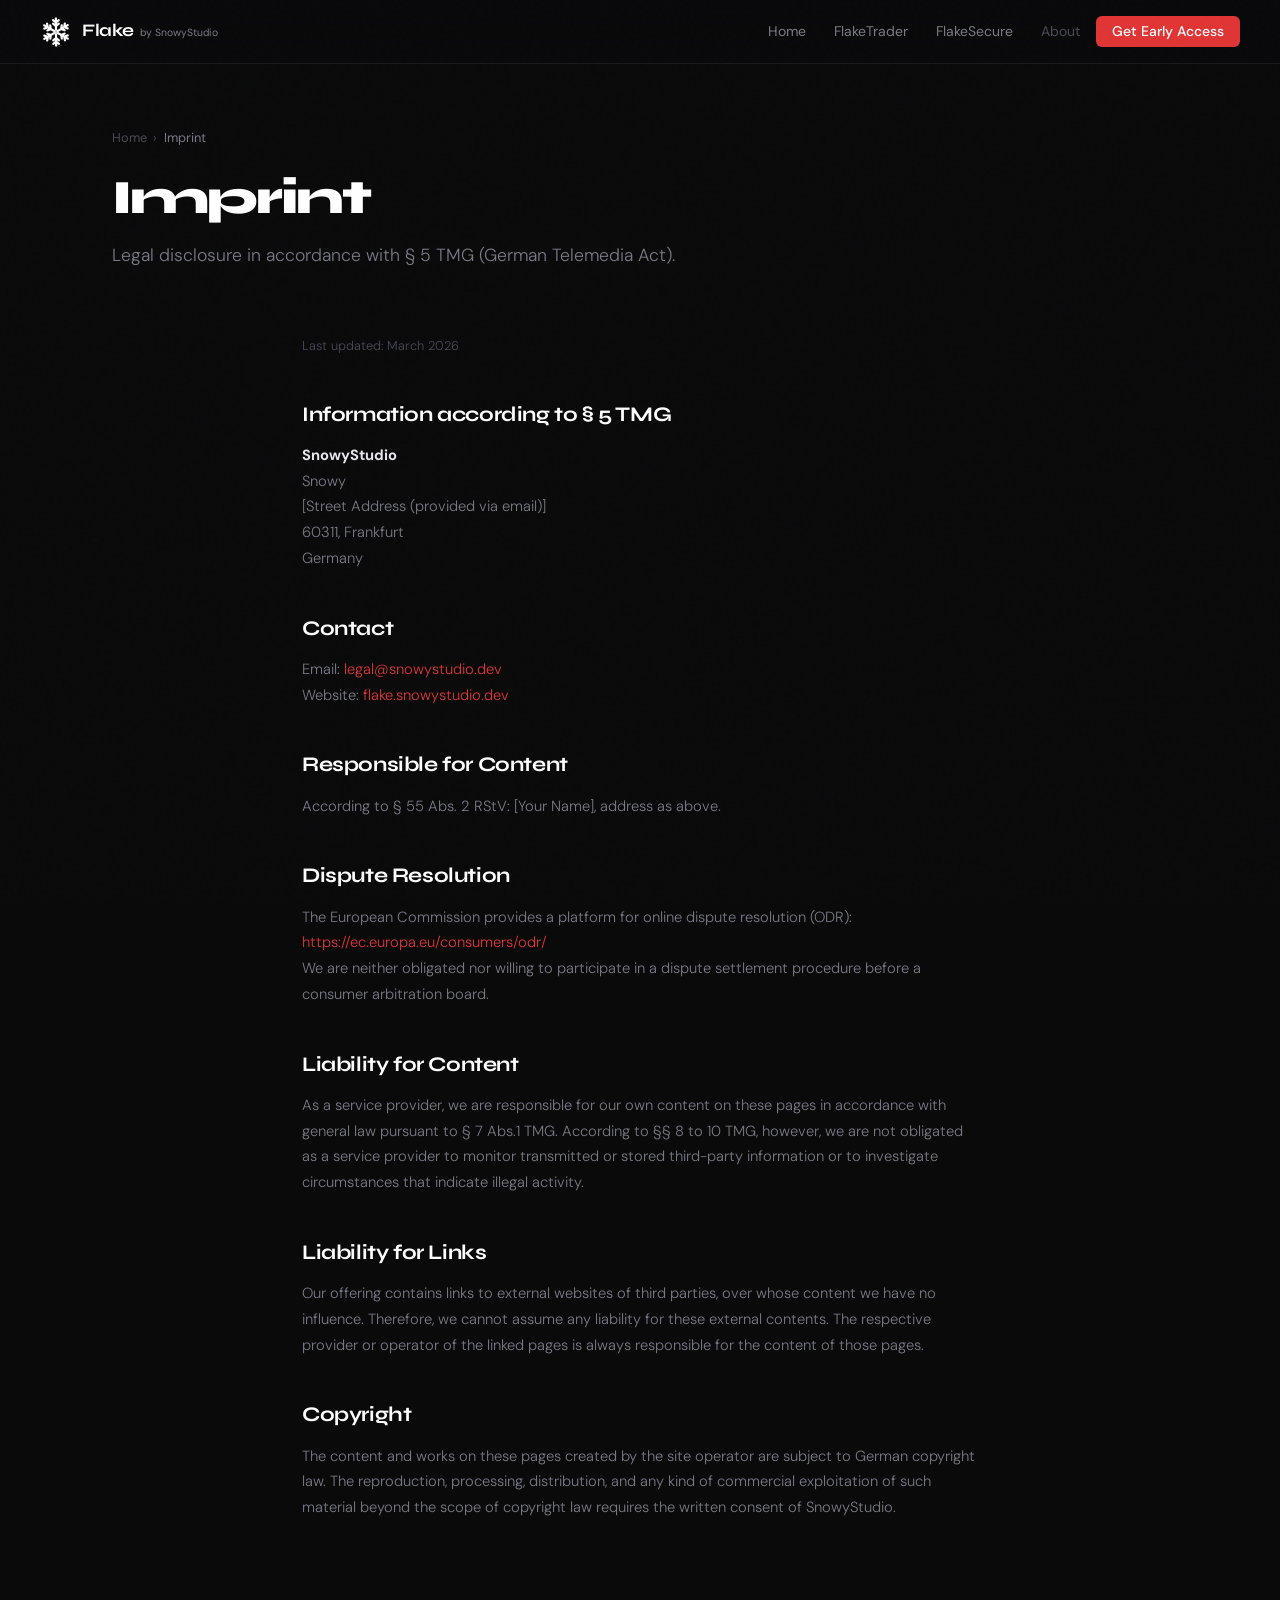
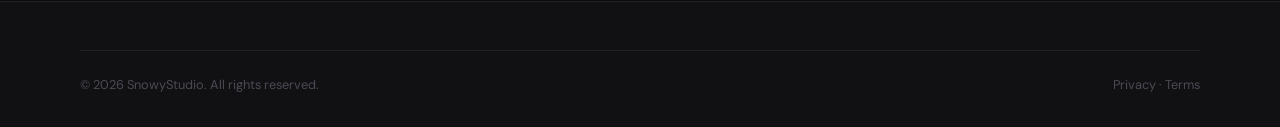
<file: src/imprint/index.html>
<!doctype html>
<html lang="en">
  <head>
    <meta charset="UTF-8" />
    <meta name="viewport" content="width=device-width, initial-scale=1.0" />
    <title>Flake — by SnowyStudio</title>
    <meta property="og:title" content="Flake | Imprint" />
    <meta
      property="og:description"
      content="Flake by SnowyStudio is a project with various products, all of which are free to use and have a high security standard."
    />
    <meta
      property="og:image"
      content="https://flake.snowystudio.dev/img/Flake.png"
    />
    <meta property="og:url" content="https://flake.snowystudio.dev/imprint" />
    <meta property="og:type" content="website" />
    <base href="../" />
    <link rel="preconnect" href="https://fonts.googleapis.com" />
    <link rel="preconnect" href="https://fonts.gstatic.com" crossorigin />
    <link
      href="https://fonts.googleapis.com/css2?family=Syne:wght@400;500;600;700;800&family=DM+Sans:ital,opsz,wght@0,9..40,300;0,9..40,400;0,9..40,500;1,9..40,300&display=swap"
      rel="stylesheet"
    />
    <link rel="stylesheet" href="./css/style.css" />
    <link rel="shortcut icon" href="./img/Flake.png" type="image/x-icon" />
  </head>
  <body>
    <!-- ═══════════════════════════════════════ NAV ═══════════════════════════════════════ -->
    <nav>
      <a class="nav-logo" onclick="showPage('home')">
        <div class="nav-logo-icon">
          <img src="./img/Flake.png" alt="Icon" class="icon" />
        </div>
        <div>
          <span class="nav-logo-text">Flake</span>
          <span class="nav-logo-sub"> by SnowyStudio</span>
        </div>
      </a>
      <ul class="nav-links">
        <li><a onclick="showPage('home')" id="nav-home">Home</a></li>
        <li><a onclick="showPage('trader')" id="nav-trader">FlakeTrader</a></li>
        <li><a onclick="showPage('secure')" id="nav-secure">FlakeSecure</a></li>
        <li>
          <a
            onclick="showPage('home')"
            id="nav-about"
            style="color: var(--text-dim)"
            >About</a
          >
        </li>
        <li>
          <a onclick="showPage('secure')" class="nav-cta">Get Early Access</a>
        </li>
      </ul>
      <button class="nav-menu-toggle" onclick="toggleMobile()">
        <svg width="22" height="22" viewBox="0 0 22 22" fill="none">
          <path
            d="M3 6h16M3 11h16M3 16h16"
            stroke="currentColor"
            stroke-width="1.8"
            stroke-linecap="round"
          />
        </svg>
      </button>
    </nav>

    <!-- ═══════════════════════════ PAGE: IMPRINT ═══════════════════════════ -->
    <div class="page" id="page-imprint">
      <div class="inner-hero" style="padding-bottom: 2rem">
        <div class="breadcrumb">
          <span onclick="showPage('home')">Home</span> ›
          <span style="color: var(--text-muted)">Imprint</span>
        </div>
        <h1 style="font-size: clamp(1.8rem, 4vw, 3rem)">Imprint</h1>
        <p>
          Legal disclosure in accordance with § 5 TMG (German Telemedia Act).
        </p>
      </div>
      <div class="prose">
        <p class="last-updated">Last updated: March 2026</p>
        <h2>Information according to § 5 TMG</h2>
        <p>
          <strong style="color: var(--text)">SnowyStudio</strong><br />
          Snowy<br />
          [Street Address (provided via email)]<br />
          60311, Frankfurt<br />
          Germany
        </p>
        <h2>Contact</h2>
        <p>
          Email: <a href="mailto:legal@snowystudio.dev">legal@snowystudio.dev</a
          ><br />
          Website: <a href="#">flake.snowystudio.dev</a>
        </p>
        <h2>Responsible for Content</h2>
        <p>According to § 55 Abs. 2 RStV: [Your Name], address as above.</p>
        <h2>Dispute Resolution</h2>
        <p>
          The European Commission provides a platform for online dispute
          resolution (ODR):
          <a href="https://ec.europa.eu/consumers/odr/" target="_blank"
            >https://ec.europa.eu/consumers/odr/</a
          >
        </p>
        <p>
          We are neither obligated nor willing to participate in a dispute
          settlement procedure before a consumer arbitration board.
        </p>
        <h2>Liability for Content</h2>
        <p>
          As a service provider, we are responsible for our own content on these
          pages in accordance with general law pursuant to § 7 Abs.1 TMG.
          According to §§ 8 to 10 TMG, however, we are not obligated as a
          service provider to monitor transmitted or stored third-party
          information or to investigate circumstances that indicate illegal
          activity.
        </p>
        <h2>Liability for Links</h2>
        <p>
          Our offering contains links to external websites of third parties,
          over whose content we have no influence. Therefore, we cannot assume
          any liability for these external contents. The respective provider or
          operator of the linked pages is always responsible for the content of
          those pages.
        </p>
        <h2>Copyright</h2>
        <p>
          The content and works on these pages created by the site operator are
          subject to German copyright law. The reproduction, processing,
          distribution, and any kind of commercial exploitation of such material
          beyond the scope of copyright law requires the written consent of
          SnowyStudio.
        </p>
      </div>

      <footer>
        <div class="footer-inner">
          <div
            class="footer-bottom"
            style="padding-top: 1.5rem; border-top: 1px solid var(--border)"
          >
            <span>© 2026 SnowyStudio. All rights reserved.</span
            ><span
              ><a
                onclick="showPage('privacy')"
                style="
                  color: var(--text-dim);
                  cursor: pointer;
                  text-decoration: none;
                "
                >Privacy</a
              >
              ·
              <a
                onclick="showPage('terms')"
                style="
                  color: var(--text-dim);
                  cursor: pointer;
                  text-decoration: none;
                "
                >Terms</a
              ></span
            >
          </div>
        </div>
      </footer>
    </div>

    <script>
      function showPage(name) {
        window.location.href = `../index.html?site=${name}`;
      }
      // ── PAGE ROUTING ──
      function initPage(name) {
        document
          .querySelectorAll(".page")
          .forEach((p) => p.classList.remove("active"));
        document.getElementById("page-" + name).classList.add("active");
        window.scrollTo(0, 0);
        // update nav active state
        document
          .querySelectorAll(".nav-links a")
          .forEach((a) => a.classList.remove("active"));
        const map = {
          home: "nav-home",
          trader: "nav-trader",
          secure: "nav-secure",
        };
        if (map[name])
          document.getElementById(map[name])?.classList.add("active");
      }

      initPage("imprint");

      // ── TYPEWRITER ──
      const words = [
        "Powerful.",
        "Intuitive.",
        "Risk-Free.",
        "Real-Time.",
        "Smart.",
        "Yours.",
      ];
      let current = 0;
      function rotateWord() {
        const prev = document.getElementById("word-" + current);
        prev.classList.remove("visible");
        current = (current + 1) % words.length;
        const next = document.getElementById("word-" + current);
        next.classList.add("visible");
      }
      setInterval(rotateWord, 2200);

      // ── MOBILE MENU ──
      let mobileOpen = false;
      function toggleMobile() {
        const links = document.querySelector(".nav-links");
        mobileOpen = !mobileOpen;
        links.style.display = mobileOpen ? "flex" : "";
        if (mobileOpen) {
          links.style.flexDirection = "column";
          links.style.position = "fixed";
          links.style.top = "64px";
          links.style.left = "0";
          links.style.right = "0";
          links.style.background = "rgba(10,10,11,0.97)";
          links.style.padding = "1rem 2rem 2rem";
          links.style.borderBottom = "1px solid var(--border)";
          links.style.zIndex = "999";
        } else {
          links.style = "";
        }
      }

      // Close mobile menu on page change
      const origShowPage = showPage;
      window.showPage = function (name) {
        origShowPage(name);
        if (mobileOpen) toggleMobile();
      };
    </script>
  </body>
</html>
</file>
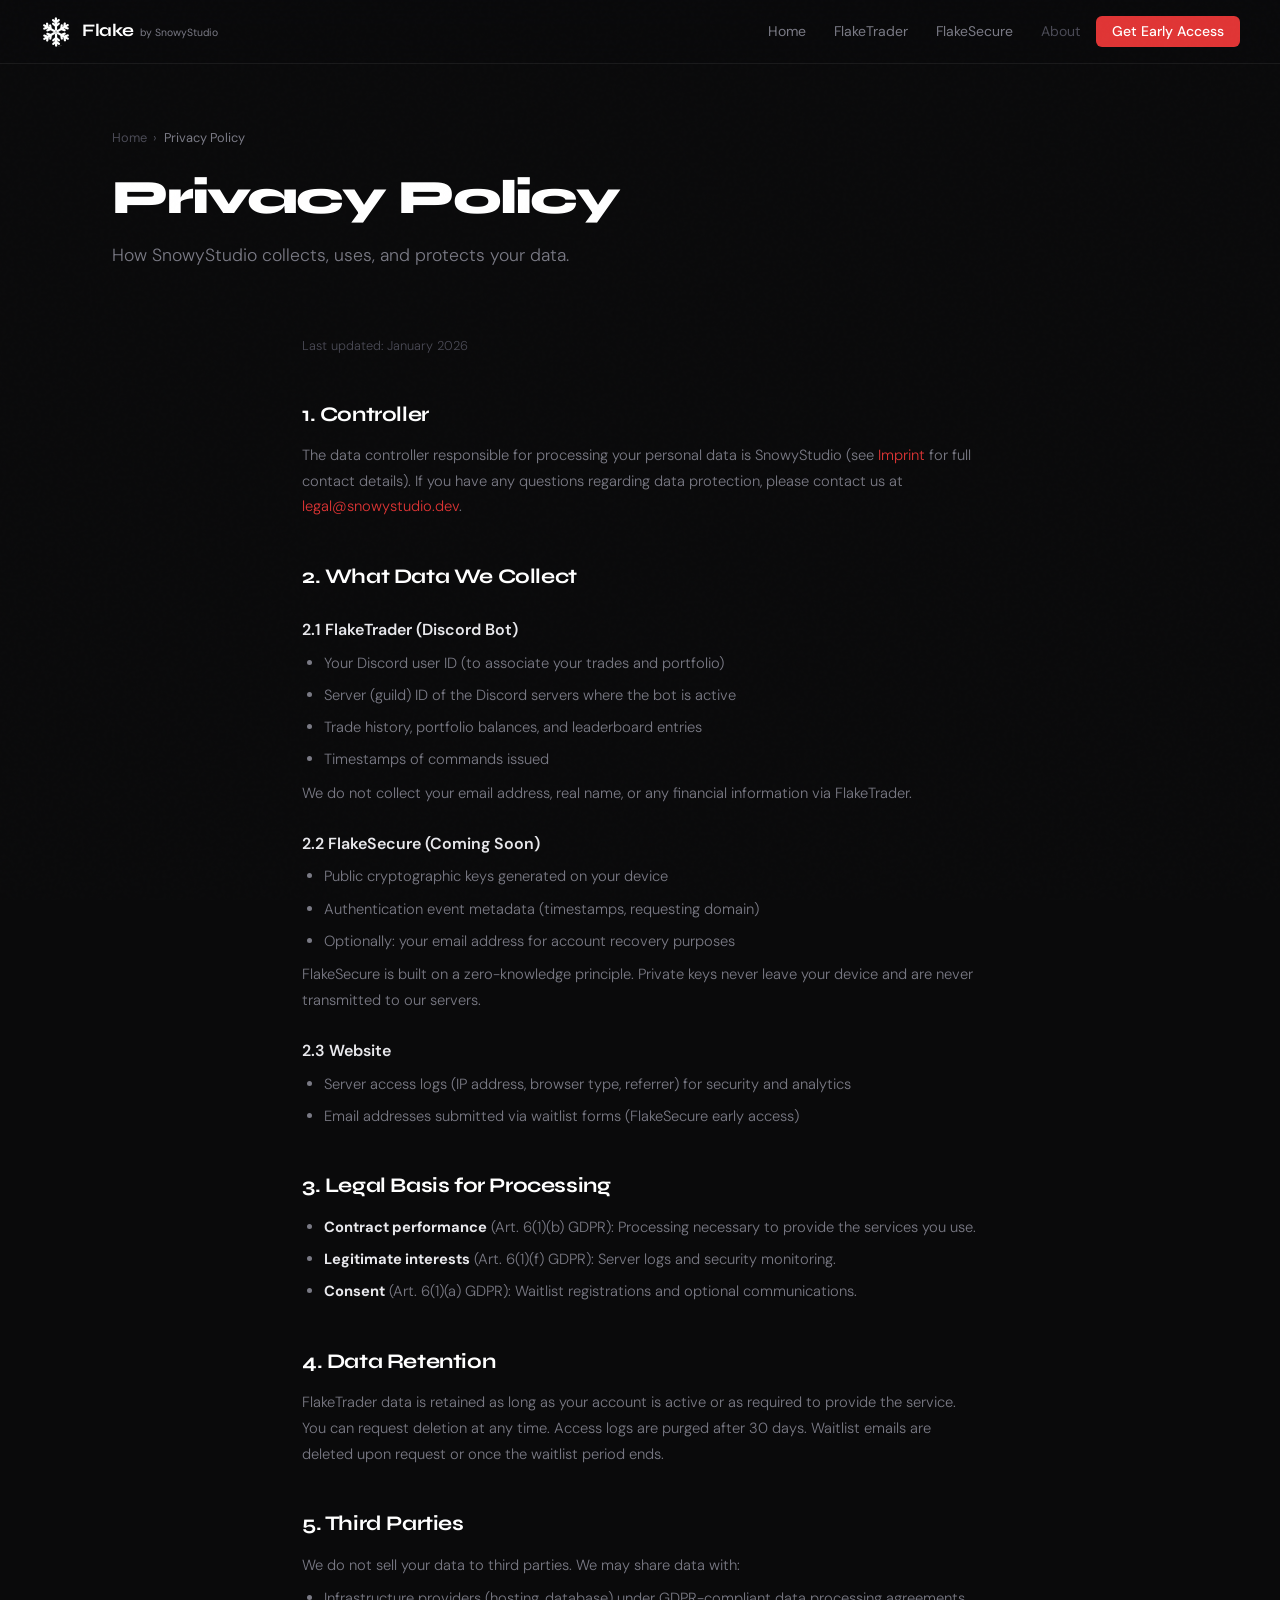
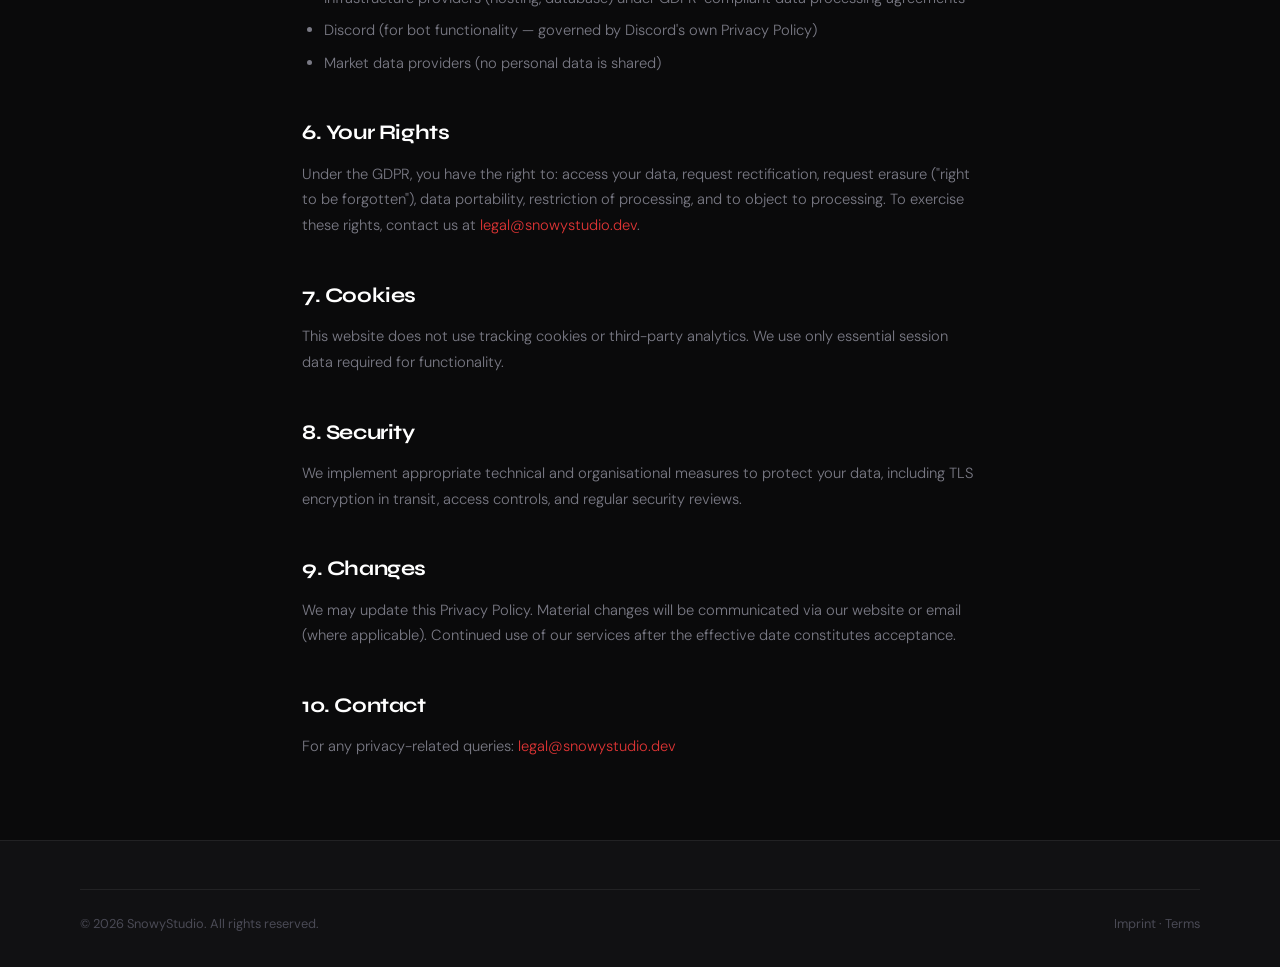
<file: src/privacy/index.html>
<!doctype html>
<html lang="en">
  <head>
    <meta charset="UTF-8" />
    <meta name="viewport" content="width=device-width, initial-scale=1.0" />
    <title>Flake — by SnowyStudio</title>
    <meta property="og:title" content="Flake | Privacy" />
    <meta
      property="og:description"
      content="Flake by SnowyStudio is a project with various products, all of which are free to use and have a high security standard."
    />
    <meta
      property="og:image"
      content="https://flake.snowystudio.dev/img/Flake.png"
    />
    <meta property="og:url" content="https://flake.snowystudio.dev/privacy" />
    <meta property="og:type" content="website" />
    <base href="../" />
    <link rel="preconnect" href="https://fonts.googleapis.com" />
    <link rel="preconnect" href="https://fonts.gstatic.com" crossorigin />
    <link
      href="https://fonts.googleapis.com/css2?family=Syne:wght@400;500;600;700;800&family=DM+Sans:ital,opsz,wght@0,9..40,300;0,9..40,400;0,9..40,500;1,9..40,300&display=swap"
      rel="stylesheet"
    />
    <link rel="stylesheet" href="./css/style.css" />
    <link rel="shortcut icon" href="./img/Flake.png" type="image/x-icon" />
  </head>
  <body>
    <!-- ═══════════════════════════════════════ NAV ═══════════════════════════════════════ -->
    <nav>
      <a class="nav-logo" onclick="showPage('home')">
        <div class="nav-logo-icon">
          <img src="./img/Flake.png" alt="Icon" class="icon" />
        </div>
        <div>
          <span class="nav-logo-text">Flake</span>
          <span class="nav-logo-sub"> by SnowyStudio</span>
        </div>
      </a>
      <ul class="nav-links">
        <li><a onclick="showPage('home')" id="nav-home">Home</a></li>
        <li><a onclick="showPage('trader')" id="nav-trader">FlakeTrader</a></li>
        <li><a onclick="showPage('secure')" id="nav-secure">FlakeSecure</a></li>
        <li>
          <a
            onclick="showPage('home')"
            id="nav-about"
            style="color: var(--text-dim)"
            >About</a
          >
        </li>
        <li>
          <a onclick="showPage('secure')" class="nav-cta">Get Early Access</a>
        </li>
      </ul>
      <button class="nav-menu-toggle" onclick="toggleMobile()">
        <svg width="22" height="22" viewBox="0 0 22 22" fill="none">
          <path
            d="M3 6h16M3 11h16M3 16h16"
            stroke="currentColor"
            stroke-width="1.8"
            stroke-linecap="round"
          />
        </svg>
      </button>
    </nav>

    <!-- ═══════════════════════════ PAGE: PRIVACY ═══════════════════════════ -->
    <div class="page" id="page-privacy">
      <div class="inner-hero" style="padding-bottom: 2rem">
        <div class="breadcrumb">
          <span onclick="showPage('home')">Home</span> ›
          <span style="color: var(--text-muted)">Privacy Policy</span>
        </div>
        <h1 style="font-size: clamp(1.8rem, 4vw, 3rem)">Privacy Policy</h1>
        <p>How SnowyStudio collects, uses, and protects your data.</p>
      </div>
      <div class="prose">
        <p class="last-updated">Last updated: January 2026</p>
        <h2>1. Controller</h2>
        <p>
          The data controller responsible for processing your personal data is
          SnowyStudio (see
          <a onclick="showPage('imprint')" style="cursor: pointer">Imprint</a>
          for full contact details). If you have any questions regarding data
          protection, please contact us at
          <a href="mailto:legal@snowystudio.dev">legal@snowystudio.dev</a>.
        </p>
        <h2>2. What Data We Collect</h2>
        <h3>2.1 FlakeTrader (Discord Bot)</h3>
        <ul>
          <li>Your Discord user ID (to associate your trades and portfolio)</li>
          <li>
            Server (guild) ID of the Discord servers where the bot is active
          </li>
          <li>Trade history, portfolio balances, and leaderboard entries</li>
          <li>Timestamps of commands issued</li>
        </ul>
        <p>
          We do not collect your email address, real name, or any financial
          information via FlakeTrader.
        </p>
        <h3>2.2 FlakeSecure (Coming Soon)</h3>
        <ul>
          <li>Public cryptographic keys generated on your device</li>
          <li>Authentication event metadata (timestamps, requesting domain)</li>
          <li>Optionally: your email address for account recovery purposes</li>
        </ul>
        <p>
          FlakeSecure is built on a zero-knowledge principle. Private keys never
          leave your device and are never transmitted to our servers.
        </p>
        <h3>2.3 Website</h3>
        <ul>
          <li>
            Server access logs (IP address, browser type, referrer) for security
            and analytics
          </li>
          <li>
            Email addresses submitted via waitlist forms (FlakeSecure early
            access)
          </li>
        </ul>
        <h2>3. Legal Basis for Processing</h2>
        <ul>
          <li>
            <strong style="color: var(--text)">Contract performance</strong>
            (Art. 6(1)(b) GDPR): Processing necessary to provide the services
            you use.
          </li>
          <li>
            <strong style="color: var(--text)">Legitimate interests</strong>
            (Art. 6(1)(f) GDPR): Server logs and security monitoring.
          </li>
          <li>
            <strong style="color: var(--text)">Consent</strong> (Art. 6(1)(a)
            GDPR): Waitlist registrations and optional communications.
          </li>
        </ul>
        <h2>4. Data Retention</h2>
        <p>
          FlakeTrader data is retained as long as your account is active or as
          required to provide the service. You can request deletion at any time.
          Access logs are purged after 30 days. Waitlist emails are deleted upon
          request or once the waitlist period ends.
        </p>
        <h2>5. Third Parties</h2>
        <p>
          We do not sell your data to third parties. We may share data with:
        </p>
        <ul>
          <li>
            Infrastructure providers (hosting, database) under GDPR-compliant
            data processing agreements
          </li>
          <li>
            Discord (for bot functionality — governed by Discord's own Privacy
            Policy)
          </li>
          <li>Market data providers (no personal data is shared)</li>
        </ul>
        <h2>6. Your Rights</h2>
        <p>
          Under the GDPR, you have the right to: access your data, request
          rectification, request erasure ("right to be forgotten"), data
          portability, restriction of processing, and to object to processing.
          To exercise these rights, contact us at
          <a href="mailto:legal@snowystudio.dev">legal@snowystudio.dev</a>.
        </p>
        <h2>7. Cookies</h2>
        <p>
          This website does not use tracking cookies or third-party analytics.
          We use only essential session data required for functionality.
        </p>
        <h2>8. Security</h2>
        <p>
          We implement appropriate technical and organisational measures to
          protect your data, including TLS encryption in transit, access
          controls, and regular security reviews.
        </p>
        <h2>9. Changes</h2>
        <p>
          We may update this Privacy Policy. Material changes will be
          communicated via our website or email (where applicable). Continued
          use of our services after the effective date constitutes acceptance.
        </p>
        <h2>10. Contact</h2>
        <p>
          For any privacy-related queries:
          <a href="mailto:legal@snowystudio.dev">legal@snowystudio.dev</a>
        </p>
      </div>
      <footer>
        <div class="footer-inner">
          <div
            class="footer-bottom"
            style="padding-top: 1.5rem; border-top: 1px solid var(--border)"
          >
            <span>© 2026 SnowyStudio. All rights reserved.</span
            ><span
              ><a
                onclick="showPage('imprint')"
                style="
                  color: var(--text-dim);
                  cursor: pointer;
                  text-decoration: none;
                "
                >Imprint</a
              >
              ·
              <a
                onclick="showPage('terms')"
                style="
                  color: var(--text-dim);
                  cursor: pointer;
                  text-decoration: none;
                "
                >Terms</a
              ></span
            >
          </div>
        </div>
      </footer>
    </div>

    <script>
      function showPage(name) {
        window.location.href = `../index.html?site=${name}`;
      }
      // ── PAGE ROUTING ──
      function initPage(name) {
        document
          .querySelectorAll(".page")
          .forEach((p) => p.classList.remove("active"));
        document.getElementById("page-" + name).classList.add("active");
        window.scrollTo(0, 0);
        // update nav active state
        document
          .querySelectorAll(".nav-links a")
          .forEach((a) => a.classList.remove("active"));
        const map = {
          home: "nav-home",
          trader: "nav-trader",
          secure: "nav-secure",
        };
        if (map[name])
          document.getElementById(map[name])?.classList.add("active");
      }

      initPage("privacy");

      // ── TYPEWRITER ──
      const words = [
        "Powerful.",
        "Intuitive.",
        "Risk-Free.",
        "Real-Time.",
        "Smart.",
        "Yours.",
      ];
      let current = 0;
      function rotateWord() {
        const prev = document.getElementById("word-" + current);
        prev.classList.remove("visible");
        current = (current + 1) % words.length;
        const next = document.getElementById("word-" + current);
        next.classList.add("visible");
      }
      setInterval(rotateWord, 2200);

      // ── MOBILE MENU ──
      let mobileOpen = false;
      function toggleMobile() {
        const links = document.querySelector(".nav-links");
        mobileOpen = !mobileOpen;
        links.style.display = mobileOpen ? "flex" : "";
        if (mobileOpen) {
          links.style.flexDirection = "column";
          links.style.position = "fixed";
          links.style.top = "64px";
          links.style.left = "0";
          links.style.right = "0";
          links.style.background = "rgba(10,10,11,0.97)";
          links.style.padding = "1rem 2rem 2rem";
          links.style.borderBottom = "1px solid var(--border)";
          links.style.zIndex = "999";
        } else {
          links.style = "";
        }
      }

      // Close mobile menu on page change
      const origShowPage = showPage;
      window.showPage = function (name) {
        origShowPage(name);
        if (mobileOpen) toggleMobile();
      };
    </script>
  </body>
</html>
</file>
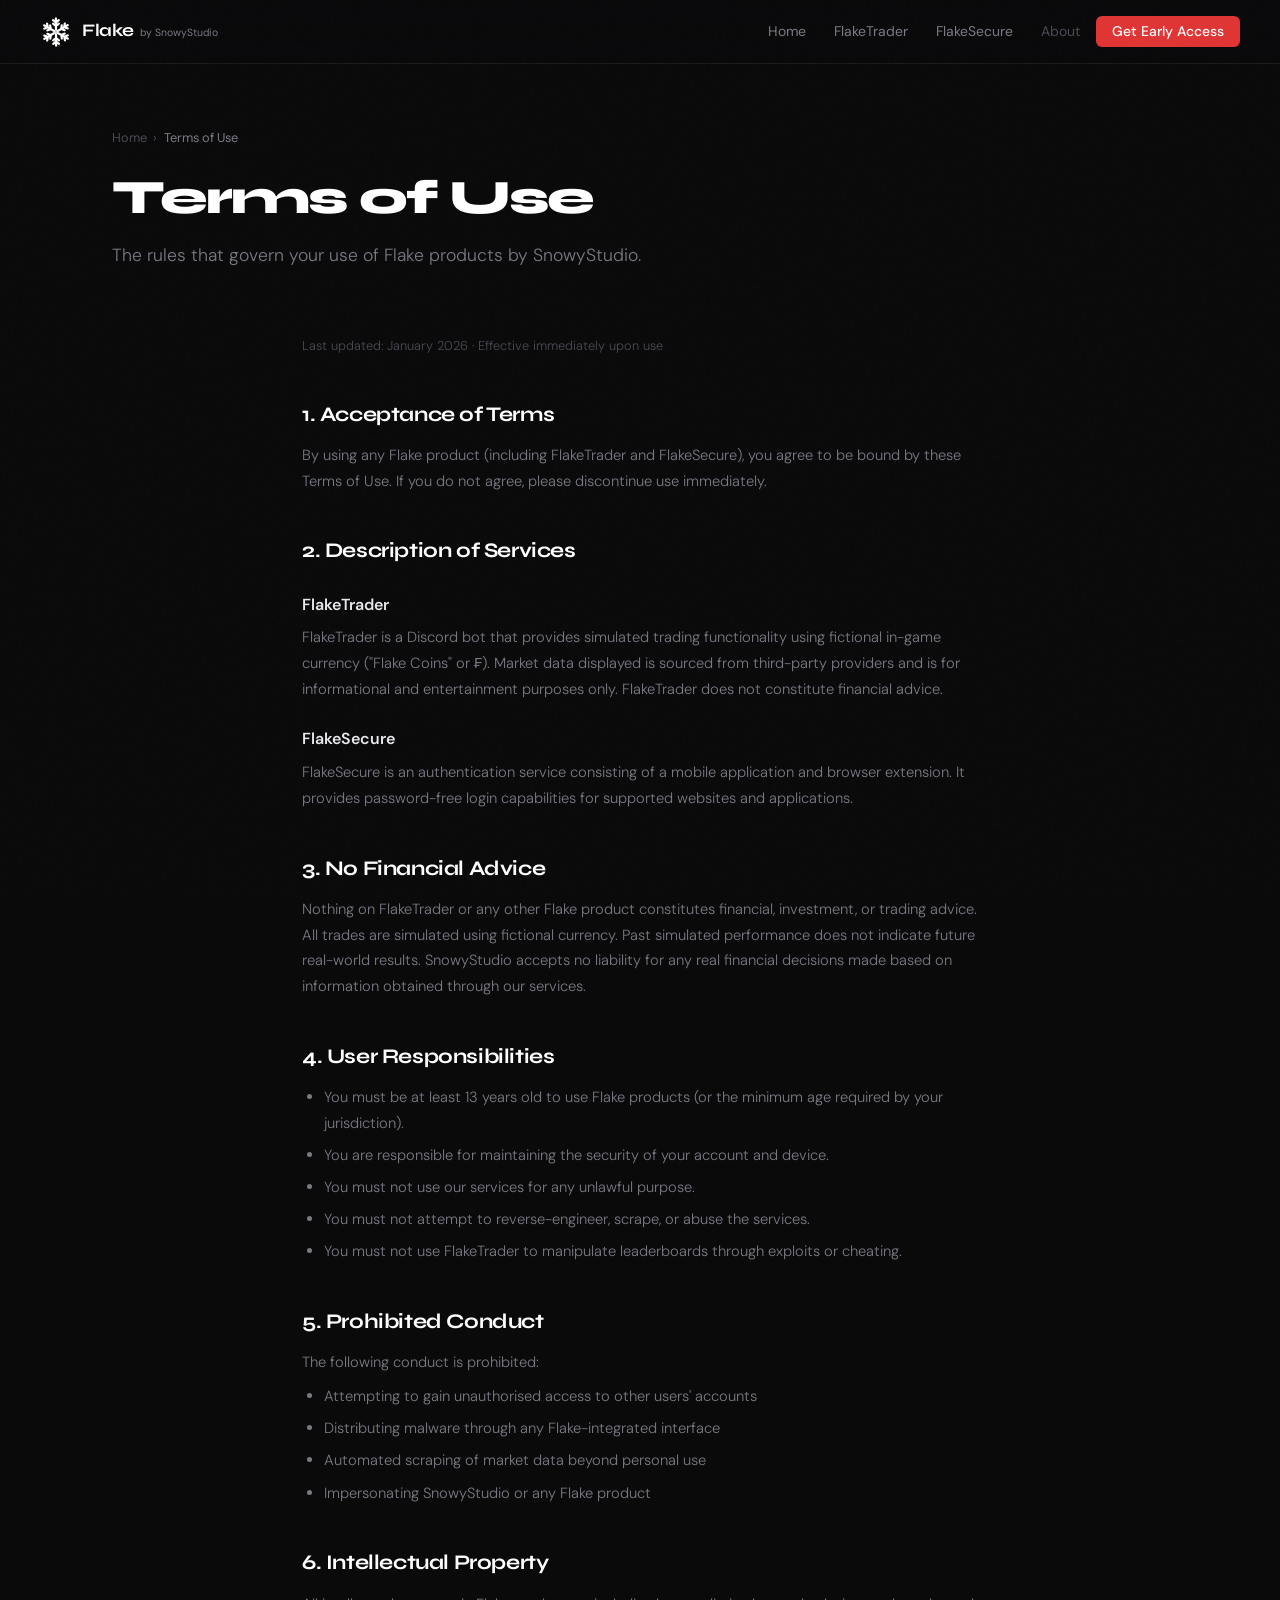
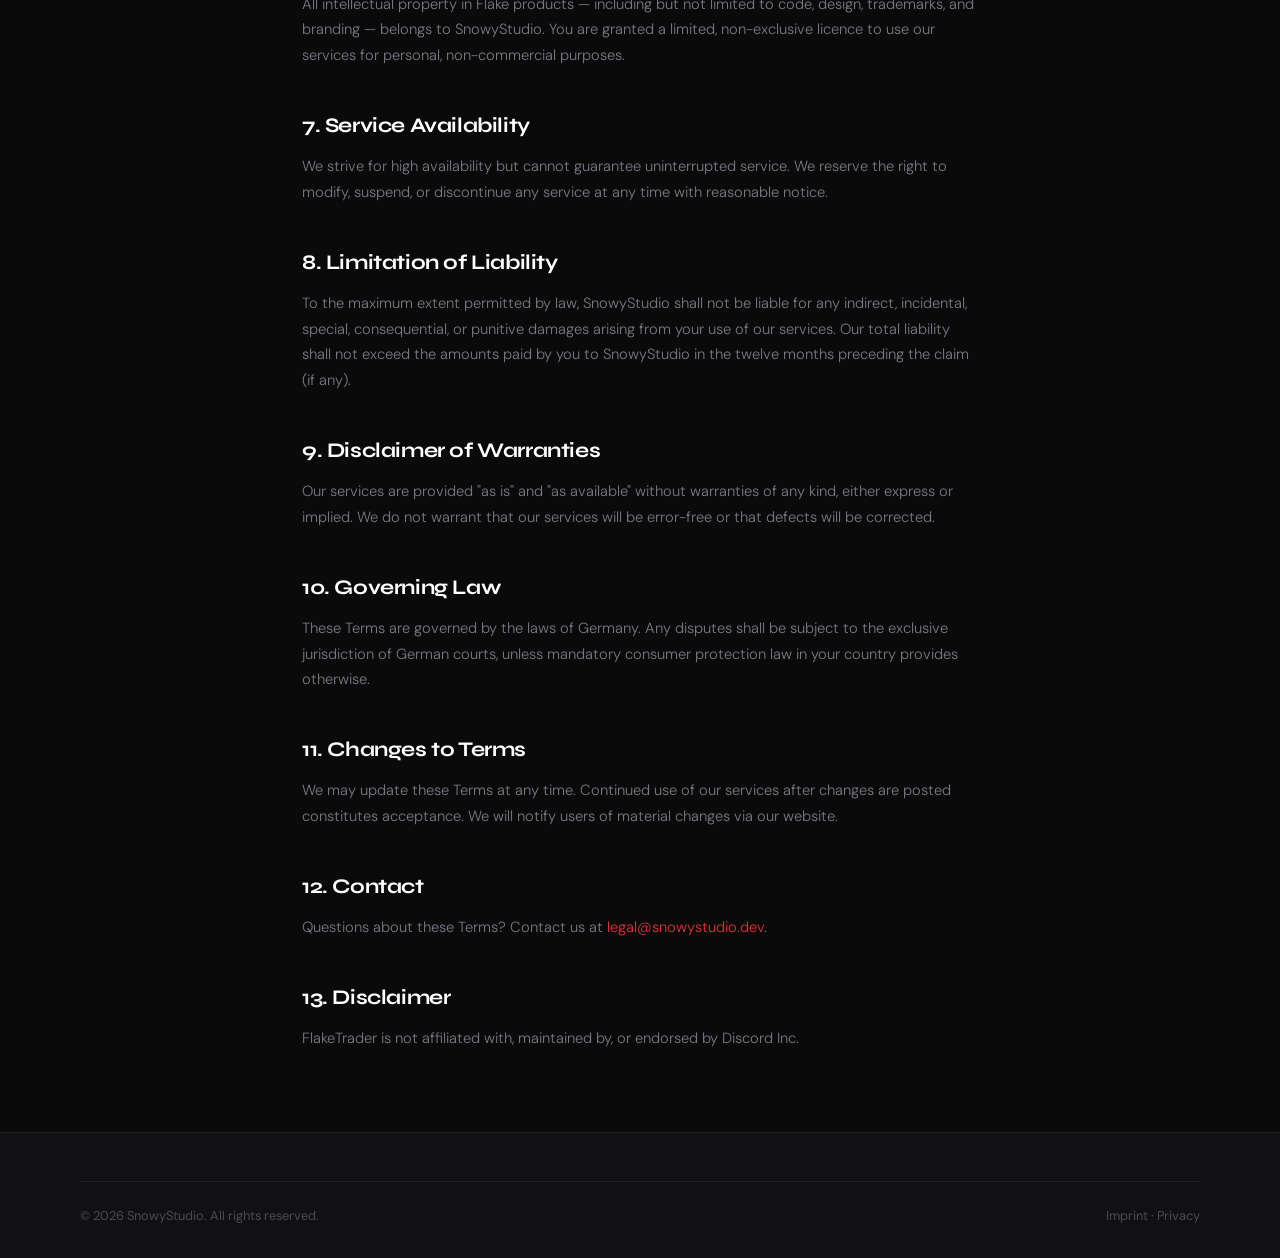
<file: src/terms/index.html>
<!doctype html>
<html lang="en">
  <head>
    <meta charset="UTF-8" />
    <meta name="viewport" content="width=device-width, initial-scale=1.0" />
    <title>Flake — by SnowyStudio</title>
    <meta property="og:title" content="Flake | Terms" />
    <meta
      property="og:description"
      content="Flake by SnowyStudio is a project with various products, all of which are free to use and have a high security standard."
    />
    <meta
      property="og:image"
      content="https://flake.snowystudio.dev/img/Flake.png"
    />
    <meta property="og:url" content="https://flake.snowystudio.dev/terms" />
    <meta property="og:type" content="website" />
    <base href="../" />
    <link rel="preconnect" href="https://fonts.googleapis.com" />
    <link rel="preconnect" href="https://fonts.gstatic.com" crossorigin />
    <link
      href="https://fonts.googleapis.com/css2?family=Syne:wght@400;500;600;700;800&family=DM+Sans:ital,opsz,wght@0,9..40,300;0,9..40,400;0,9..40,500;1,9..40,300&display=swap"
      rel="stylesheet"
    />
    <link rel="stylesheet" href="./css/style.css" />
    <link rel="shortcut icon" href="./img/Flake.png" type="image/x-icon" />
  </head>
  <body>
    <!-- ═══════════════════════════════════════ NAV ═══════════════════════════════════════ -->
    <nav>
      <a class="nav-logo" onclick="showPage('home')">
        <div class="nav-logo-icon">
          <img src="./img/Flake.png" alt="Icon" class="icon" />
        </div>
        <div>
          <span class="nav-logo-text">Flake</span>
          <span class="nav-logo-sub"> by SnowyStudio</span>
        </div>
      </a>
      <ul class="nav-links">
        <li><a onclick="showPage('home')" id="nav-home">Home</a></li>
        <li><a onclick="showPage('trader')" id="nav-trader">FlakeTrader</a></li>
        <li><a onclick="showPage('secure')" id="nav-secure">FlakeSecure</a></li>
        <li>
          <a
            onclick="showPage('home')"
            id="nav-about"
            style="color: var(--text-dim)"
            >About</a
          >
        </li>
        <li>
          <a onclick="showPage('secure')" class="nav-cta">Get Early Access</a>
        </li>
      </ul>
      <button class="nav-menu-toggle" onclick="toggleMobile()">
        <svg width="22" height="22" viewBox="0 0 22 22" fill="none">
          <path
            d="M3 6h16M3 11h16M3 16h16"
            stroke="currentColor"
            stroke-width="1.8"
            stroke-linecap="round"
          />
        </svg>
      </button>
    </nav>

    <!-- ═══════════════════════════ PAGE: TERMS ═══════════════════════════ -->
    <div class="page" id="page-terms">
      <div class="inner-hero" style="padding-bottom: 2rem">
        <div class="breadcrumb">
          <span onclick="showPage('home')">Home</span> ›
          <span style="color: var(--text-muted)">Terms of Use</span>
        </div>
        <h1 style="font-size: clamp(1.8rem, 4vw, 3rem)">Terms of Use</h1>
        <p>The rules that govern your use of Flake products by SnowyStudio.</p>
      </div>
      <div class="prose">
        <p class="last-updated">
          Last updated: January 2026 · Effective immediately upon use
        </p>
        <h2>1. Acceptance of Terms</h2>
        <p>
          By using any Flake product (including FlakeTrader and FlakeSecure),
          you agree to be bound by these Terms of Use. If you do not agree,
          please discontinue use immediately.
        </p>
        <h2>2. Description of Services</h2>
        <h3>FlakeTrader</h3>
        <p>
          FlakeTrader is a Discord bot that provides simulated trading
          functionality using fictional in-game currency ("Flake Coins" or ₣).
          Market data displayed is sourced from third-party providers and is for
          informational and entertainment purposes only. FlakeTrader does not
          constitute financial advice.
        </p>
        <h3>FlakeSecure</h3>
        <p>
          FlakeSecure is an authentication service consisting of a mobile
          application and browser extension. It provides password-free login
          capabilities for supported websites and applications.
        </p>
        <h2>3. No Financial Advice</h2>
        <p>
          Nothing on FlakeTrader or any other Flake product constitutes
          financial, investment, or trading advice. All trades are simulated
          using fictional currency. Past simulated performance does not indicate
          future real-world results. SnowyStudio accepts no liability for any
          real financial decisions made based on information obtained through
          our services.
        </p>
        <h2>4. User Responsibilities</h2>
        <ul>
          <li>
            You must be at least 13 years old to use Flake products (or the
            minimum age required by your jurisdiction).
          </li>
          <li>
            You are responsible for maintaining the security of your account and
            device.
          </li>
          <li>You must not use our services for any unlawful purpose.</li>
          <li>
            You must not attempt to reverse-engineer, scrape, or abuse the
            services.
          </li>
          <li>
            You must not use FlakeTrader to manipulate leaderboards through
            exploits or cheating.
          </li>
        </ul>
        <h2>5. Prohibited Conduct</h2>
        <p>The following conduct is prohibited:</p>
        <ul>
          <li>
            Attempting to gain unauthorised access to other users' accounts
          </li>
          <li>Distributing malware through any Flake-integrated interface</li>
          <li>Automated scraping of market data beyond personal use</li>
          <li>Impersonating SnowyStudio or any Flake product</li>
        </ul>
        <h2>6. Intellectual Property</h2>
        <p>
          All intellectual property in Flake products — including but not
          limited to code, design, trademarks, and branding — belongs to
          SnowyStudio. You are granted a limited, non-exclusive licence to use
          our services for personal, non-commercial purposes.
        </p>
        <h2>7. Service Availability</h2>
        <p>
          We strive for high availability but cannot guarantee uninterrupted
          service. We reserve the right to modify, suspend, or discontinue any
          service at any time with reasonable notice.
        </p>
        <h2>8. Limitation of Liability</h2>
        <p>
          To the maximum extent permitted by law, SnowyStudio shall not be
          liable for any indirect, incidental, special, consequential, or
          punitive damages arising from your use of our services. Our total
          liability shall not exceed the amounts paid by you to SnowyStudio in
          the twelve months preceding the claim (if any).
        </p>
        <h2>9. Disclaimer of Warranties</h2>
        <p>
          Our services are provided "as is" and "as available" without
          warranties of any kind, either express or implied. We do not warrant
          that our services will be error-free or that defects will be
          corrected.
        </p>
        <h2>10. Governing Law</h2>
        <p>
          These Terms are governed by the laws of Germany. Any disputes shall be
          subject to the exclusive jurisdiction of German courts, unless
          mandatory consumer protection law in your country provides otherwise.
        </p>
        <h2>11. Changes to Terms</h2>
        <p>
          We may update these Terms at any time. Continued use of our services
          after changes are posted constitutes acceptance. We will notify users
          of material changes via our website.
        </p>
        <h2>12. Contact</h2>
        <p>
          Questions about these Terms? Contact us at
          <a href="mailto:legal@snowystudio.dev">legal@snowystudio.dev</a>.
        </p>
        <h2>13. Disclaimer</h2>
        <p>
          FlakeTrader is not affiliated with, maintained by, or endorsed by
          Discord Inc.
        </p>
      </div>
      <footer>
        <div class="footer-inner">
          <div
            class="footer-bottom"
            style="padding-top: 1.5rem; border-top: 1px solid var(--border)"
          >
            <span>© 2026 SnowyStudio. All rights reserved.</span
            ><span
              ><a
                onclick="showPage('imprint')"
                style="
                  color: var(--text-dim);
                  cursor: pointer;
                  text-decoration: none;
                "
                >Imprint</a
              >
              ·
              <a
                onclick="showPage('privacy')"
                style="
                  color: var(--text-dim);
                  cursor: pointer;
                  text-decoration: none;
                "
                >Privacy</a
              ></span
            >
          </div>
        </div>
      </footer>
    </div>

    <script>
      function showPage(name) {
        window.location.href = `../index.html?site=${name}`;
      }
      // ── PAGE ROUTING ──
      function initPage(name) {
        document
          .querySelectorAll(".page")
          .forEach((p) => p.classList.remove("active"));
        document.getElementById("page-" + name).classList.add("active");
        window.scrollTo(0, 0);
        // update nav active state
        document
          .querySelectorAll(".nav-links a")
          .forEach((a) => a.classList.remove("active"));
        const map = {
          home: "nav-home",
          trader: "nav-trader",
          secure: "nav-secure",
        };
        if (map[name])
          document.getElementById(map[name])?.classList.add("active");
      }

      initPage("terms");

      // ── TYPEWRITER ──
      const words = [
        "Powerful.",
        "Intuitive.",
        "Risk-Free.",
        "Real-Time.",
        "Smart.",
        "Yours.",
      ];
      let current = 0;
      function rotateWord() {
        const prev = document.getElementById("word-" + current);
        prev.classList.remove("visible");
        current = (current + 1) % words.length;
        const next = document.getElementById("word-" + current);
        next.classList.add("visible");
      }
      setInterval(rotateWord, 2200);

      // ── MOBILE MENU ──
      let mobileOpen = false;
      function toggleMobile() {
        const links = document.querySelector(".nav-links");
        mobileOpen = !mobileOpen;
        links.style.display = mobileOpen ? "flex" : "";
        if (mobileOpen) {
          links.style.flexDirection = "column";
          links.style.position = "fixed";
          links.style.top = "64px";
          links.style.left = "0";
          links.style.right = "0";
          links.style.background = "rgba(10,10,11,0.97)";
          links.style.padding = "1rem 2rem 2rem";
          links.style.borderBottom = "1px solid var(--border)";
          links.style.zIndex = "999";
        } else {
          links.style = "";
        }
      }

      // Close mobile menu on page change
      const origShowPage = showPage;
      window.showPage = function (name) {
        origShowPage(name);
        if (mobileOpen) toggleMobile();
      };
    </script>
  </body>
</html>
</file>
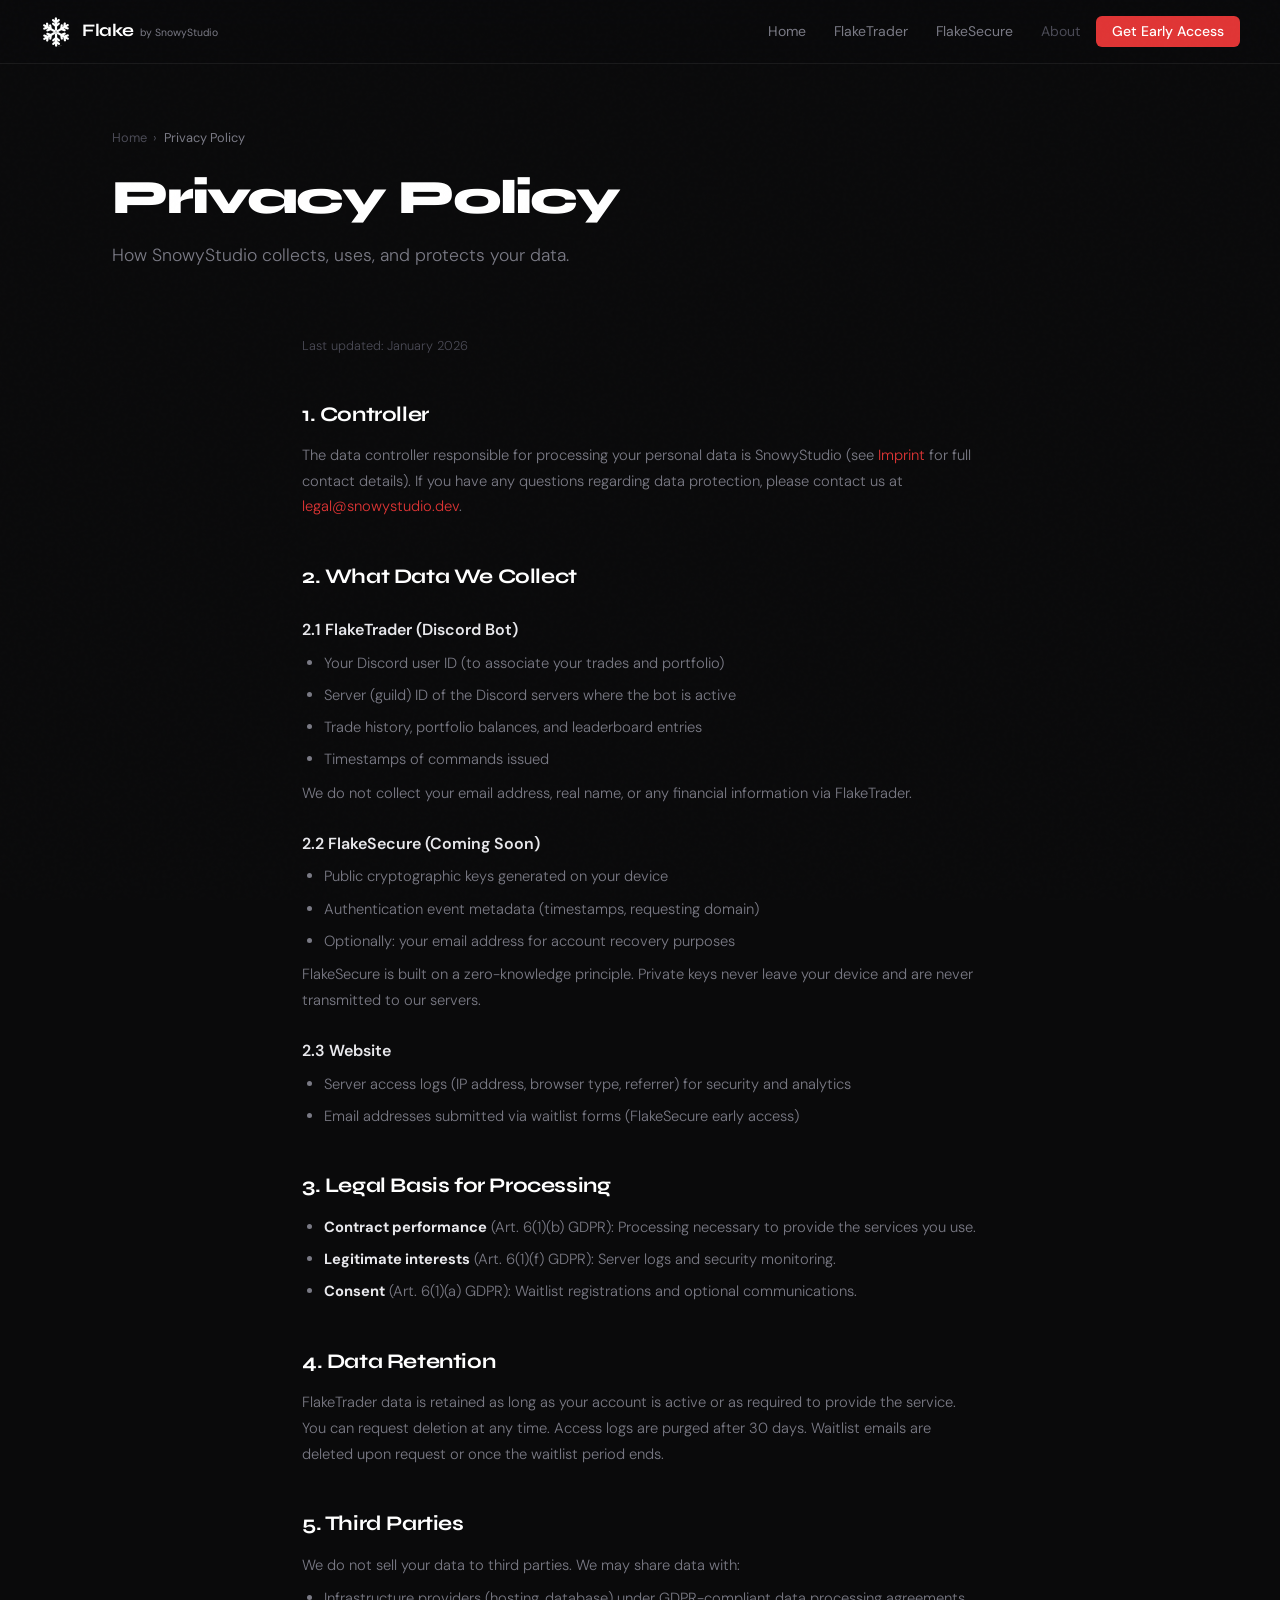
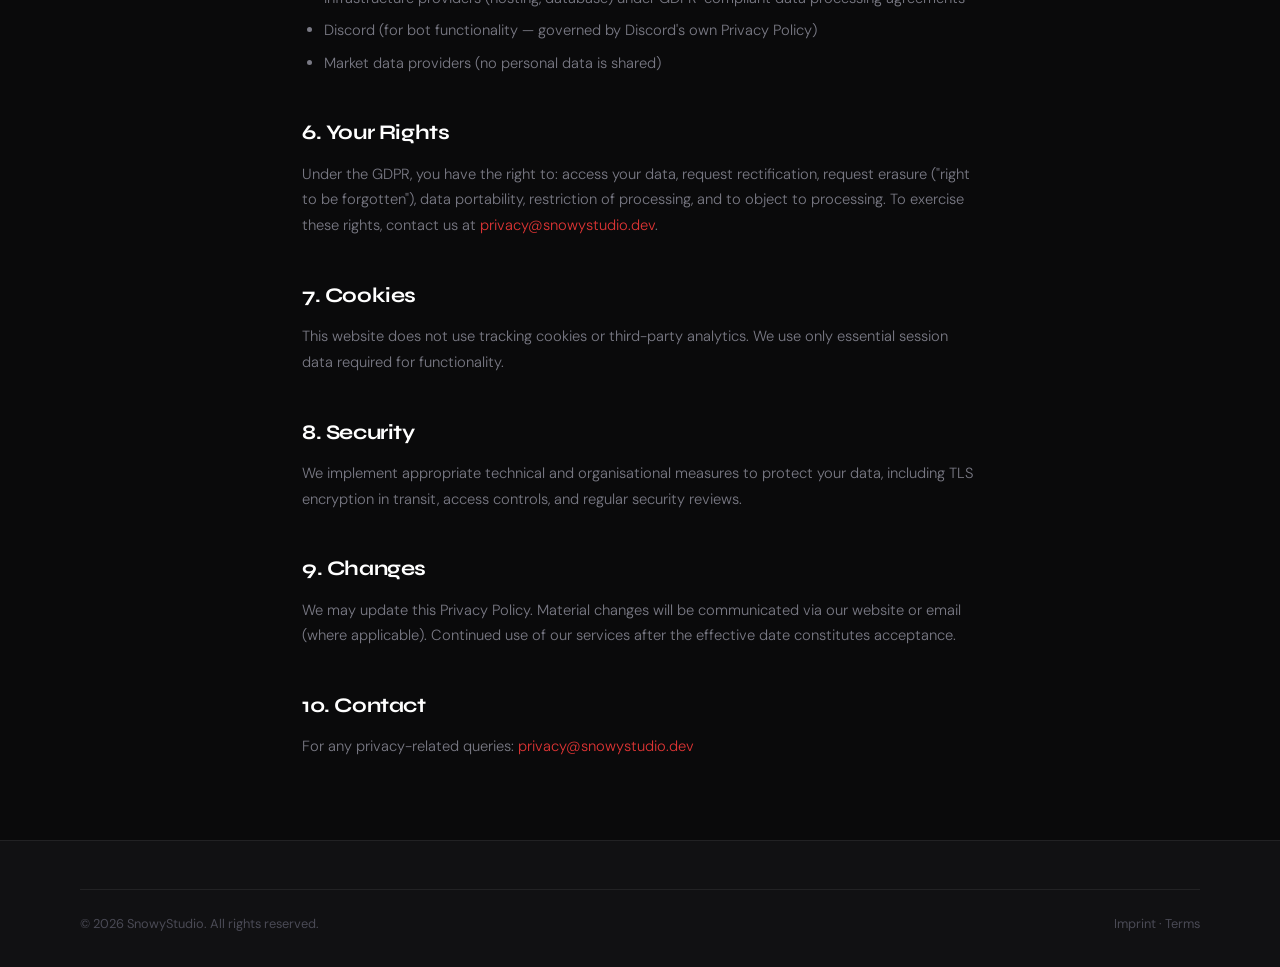
<file: src/privacy/privacy.html>
<!doctype html>
<html lang="en">
  <head>
    <meta charset="UTF-8" />
    <meta name="viewport" content="width=device-width, initial-scale=1.0" />
    <title>Flake — by SnowyStudio</title>
    <meta property="og:title" content="Flake | Privacy">
    <meta property="og:description" content="Flake by SnowyStudio is a project with various products, all of which are free to use and have a high security standard." />
    <meta property="og:image" content="https://flake.snowystudio.dev/img/Flake.png">
    <meta property="og:url" content="https://flake.snowystudio.dev/privacy">
    <meta property="og:type" content="website">
    <base href="../">
    <link rel="preconnect" href="https://fonts.googleapis.com" />
    <link rel="preconnect" href="https://fonts.gstatic.com" crossorigin />
    <link
      href="https://fonts.googleapis.com/css2?family=Syne:wght@400;500;600;700;800&family=DM+Sans:ital,opsz,wght@0,9..40,300;0,9..40,400;0,9..40,500;1,9..40,300&display=swap"
      rel="stylesheet"
    />
    <link rel="stylesheet" href="./css/style.css" />
    <link rel="shortcut icon" href="./img/Flake.png" type="image/x-icon">
  </head>
  <body>
    <!-- ═══════════════════════════════════════ NAV ═══════════════════════════════════════ -->
    <nav>
      <a class="nav-logo" onclick="showPage('home')">
        <div class="nav-logo-icon"><img src="./img/Flake.png" alt="Icon" class="icon"></div>
        <div>
          <span class="nav-logo-text">Flake</span>
          <span class="nav-logo-sub"> by SnowyStudio</span>
        </div>
      </a>
      <ul class="nav-links">
        <li><a onclick="showPage('home')" id="nav-home">Home</a></li>
        <li><a onclick="showPage('trader')" id="nav-trader">FlakeTrader</a></li>
        <li><a onclick="showPage('secure')" id="nav-secure">FlakeSecure</a></li>
        <li>
          <a
            onclick="showPage('home')"
            id="nav-about"
            style="color: var(--text-dim)"
            >About</a
          >
        </li>
        <li>
          <a onclick="showPage('secure')" class="nav-cta">Get Early Access</a>
        </li>
      </ul>
      <button class="nav-menu-toggle" onclick="toggleMobile()">
        <svg width="22" height="22" viewBox="0 0 22 22" fill="none">
          <path
            d="M3 6h16M3 11h16M3 16h16"
            stroke="currentColor"
            stroke-width="1.8"
            stroke-linecap="round"
          />
        </svg>
      </button>
    </nav>

    <!-- ═══════════════════════════ PAGE: PRIVACY ═══════════════════════════ -->
    <div class="page" id="page-privacy">
      <div class="inner-hero" style="padding-bottom: 2rem">
        <div class="breadcrumb">
          <span onclick="showPage('home')">Home</span> ›
          <span style="color: var(--text-muted)">Privacy Policy</span>
        </div>
        <h1 style="font-size: clamp(1.8rem, 4vw, 3rem)">Privacy Policy</h1>
        <p>How SnowyStudio collects, uses, and protects your data.</p>
      </div>
      <div class="prose">
        <p class="last-updated">Last updated: January 2026</p>
        <h2>1. Controller</h2>
        <p>
          The data controller responsible for processing your personal data is
          SnowyStudio (see
          <a onclick="showPage('imprint')" style="cursor: pointer">Imprint</a>
          for full contact details). If you have any questions regarding data
          protection, please contact us at
          <a href="mailto:legal@snowystudio.dev">legal@snowystudio.dev</a>.
        </p>
        <h2>2. What Data We Collect</h2>
        <h3>2.1 FlakeTrader (Discord Bot)</h3>
        <ul>
          <li>Your Discord user ID (to associate your trades and portfolio)</li>
          <li>
            Server (guild) ID of the Discord servers where the bot is active
          </li>
          <li>Trade history, portfolio balances, and leaderboard entries</li>
          <li>Timestamps of commands issued</li>
        </ul>
        <p>
          We do not collect your email address, real name, or any financial
          information via FlakeTrader.
        </p>
        <h3>2.2 FlakeSecure (Coming Soon)</h3>
        <ul>
          <li>Public cryptographic keys generated on your device</li>
          <li>Authentication event metadata (timestamps, requesting domain)</li>
          <li>Optionally: your email address for account recovery purposes</li>
        </ul>
        <p>
          FlakeSecure is built on a zero-knowledge principle. Private keys never
          leave your device and are never transmitted to our servers.
        </p>
        <h3>2.3 Website</h3>
        <ul>
          <li>
            Server access logs (IP address, browser type, referrer) for security
            and analytics
          </li>
          <li>
            Email addresses submitted via waitlist forms (FlakeSecure early
            access)
          </li>
        </ul>
        <h2>3. Legal Basis for Processing</h2>
        <ul>
          <li>
            <strong style="color: var(--text)">Contract performance</strong>
            (Art. 6(1)(b) GDPR): Processing necessary to provide the services
            you use.
          </li>
          <li>
            <strong style="color: var(--text)">Legitimate interests</strong>
            (Art. 6(1)(f) GDPR): Server logs and security monitoring.
          </li>
          <li>
            <strong style="color: var(--text)">Consent</strong> (Art. 6(1)(a)
            GDPR): Waitlist registrations and optional communications.
          </li>
        </ul>
        <h2>4. Data Retention</h2>
        <p>
          FlakeTrader data is retained as long as your account is active or as
          required to provide the service. You can request deletion at any time.
          Access logs are purged after 30 days. Waitlist emails are deleted upon
          request or once the waitlist period ends.
        </p>
        <h2>5. Third Parties</h2>
        <p>
          We do not sell your data to third parties. We may share data with:
        </p>
        <ul>
          <li>
            Infrastructure providers (hosting, database) under GDPR-compliant
            data processing agreements
          </li>
          <li>
            Discord (for bot functionality — governed by Discord's own Privacy
            Policy)
          </li>
          <li>Market data providers (no personal data is shared)</li>
        </ul>
        <h2>6. Your Rights</h2>
        <p>
          Under the GDPR, you have the right to: access your data, request
          rectification, request erasure ("right to be forgotten"), data
          portability, restriction of processing, and to object to processing.
          To exercise these rights, contact us at
          <a href="mailto:privacy@snowystudio.dev">privacy@snowystudio.dev</a>.
        </p>
        <h2>7. Cookies</h2>
        <p>
          This website does not use tracking cookies or third-party analytics.
          We use only essential session data required for functionality.
        </p>
        <h2>8. Security</h2>
        <p>
          We implement appropriate technical and organisational measures to
          protect your data, including TLS encryption in transit, access
          controls, and regular security reviews.
        </p>
        <h2>9. Changes</h2>
        <p>
          We may update this Privacy Policy. Material changes will be
          communicated via our website or email (where applicable). Continued
          use of our services after the effective date constitutes acceptance.
        </p>
        <h2>10. Contact</h2>
        <p>
          For any privacy-related queries:
          <a href="mailto:privacy@snowystudio.dev">privacy@snowystudio.dev</a>
        </p>
      </div>
      <footer>
        <div class="footer-inner">
          <div
            class="footer-bottom"
            style="padding-top: 1.5rem; border-top: 1px solid var(--border)"
          >
            <span>© 2026 SnowyStudio. All rights reserved.</span
            ><span
              ><a
                onclick="showPage('imprint')"
                style="
                  color: var(--text-dim);
                  cursor: pointer;
                  text-decoration: none;
                "
                >Imprint</a
              >
              ·
              <a
                onclick="showPage('terms')"
                style="
                  color: var(--text-dim);
                  cursor: pointer;
                  text-decoration: none;
                "
                >Terms</a
              ></span
            >
          </div>
        </div>
      </footer>
    </div>

    <script>
      function showPage(name) {
        window.location.href = `../index.html?site=${name}`
      }
      // ── PAGE ROUTING ──
      function initPage(name) {
        document
          .querySelectorAll(".page")
          .forEach((p) => p.classList.remove("active"));
        document.getElementById("page-" + name).classList.add("active");
        window.scrollTo(0, 0);
        // update nav active state
        document
          .querySelectorAll(".nav-links a")
          .forEach((a) => a.classList.remove("active"));
        const map = {
          home: "nav-home",
          trader: "nav-trader",
          secure: "nav-secure",
        };
        if (map[name])
          document.getElementById(map[name])?.classList.add("active");
      }

      initPage("privacy");

      // ── TYPEWRITER ──
      const words = [
        "Powerful.",
        "Intuitive.",
        "Risk-Free.",
        "Real-Time.",
        "Smart.",
        "Yours.",
      ];
      let current = 0;
      function rotateWord() {
        const prev = document.getElementById("word-" + current);
        prev.classList.remove("visible");
        current = (current + 1) % words.length;
        const next = document.getElementById("word-" + current);
        next.classList.add("visible");
      }
      setInterval(rotateWord, 2200);

      // ── MOBILE MENU ──
      let mobileOpen = false;
      function toggleMobile() {
        const links = document.querySelector(".nav-links");
        mobileOpen = !mobileOpen;
        links.style.display = mobileOpen ? "flex" : "";
        if (mobileOpen) {
          links.style.flexDirection = "column";
          links.style.position = "fixed";
          links.style.top = "64px";
          links.style.left = "0";
          links.style.right = "0";
          links.style.background = "rgba(10,10,11,0.97)";
          links.style.padding = "1rem 2rem 2rem";
          links.style.borderBottom = "1px solid var(--border)";
          links.style.zIndex = "999";
        } else {
          links.style = "";
        }
      }

      // Close mobile menu on page change
      const origShowPage = showPage;
      window.showPage = function (name) {
        origShowPage(name);
        if (mobileOpen) toggleMobile();
      };
    </script>
  </body>
</html>
</file>
